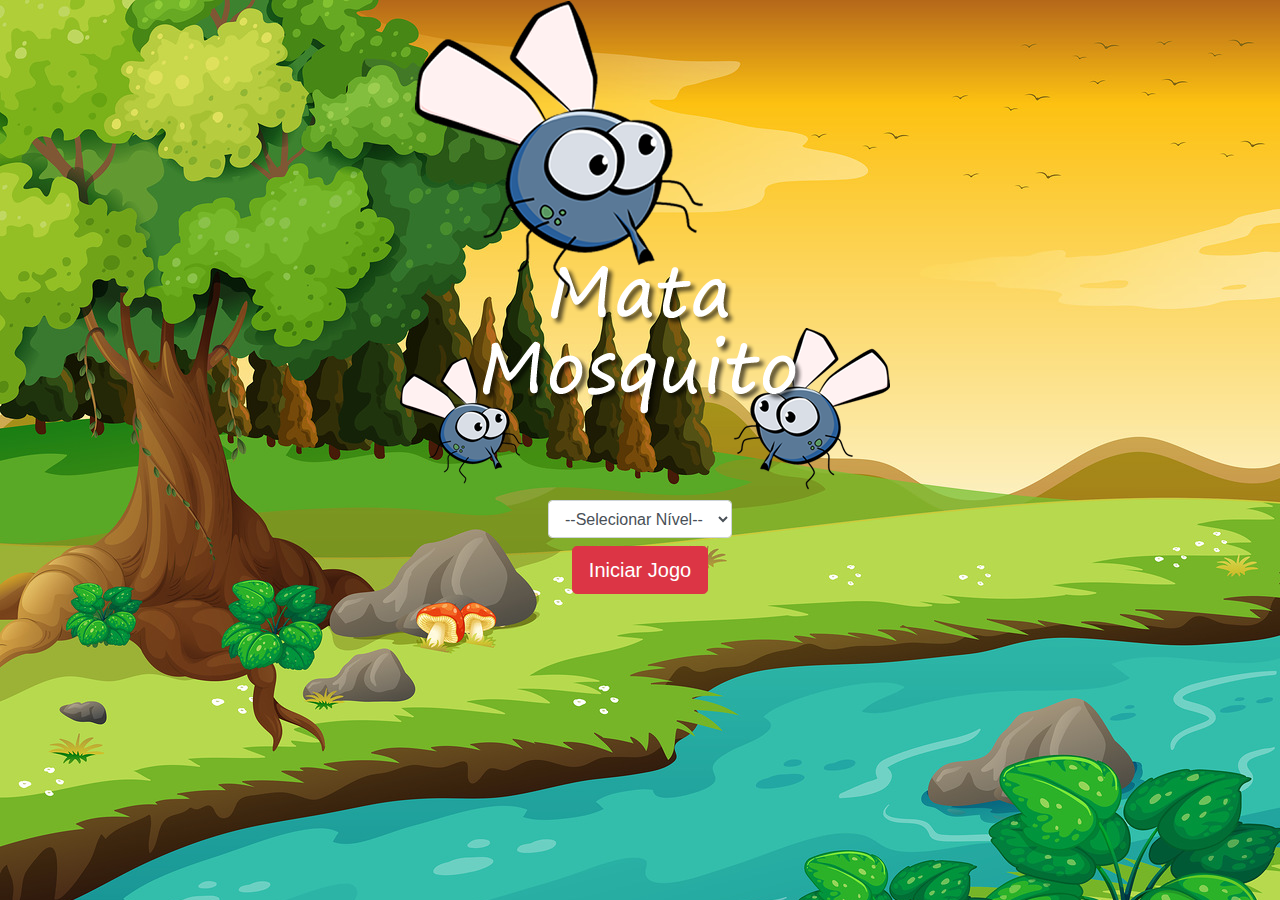
<file: index.html>
<!DOCTYPE html>
<html>
<head>
	<title>Mata-Mosquito!</title>
	<link rel="stylesheet" href="https://stackpath.bootstrapcdn.com/bootstrap/4.4.1/css/bootstrap.min.css" integrity="sha384-Vkoo8x4CGsO3+Hhxv8T/Q5PaXtkKtu6ug5TOeNV6gBiFeWPGFN9MuhOf23Q9Ifjh" crossorigin="anonymous">
	<link rel="stylesheet" type="text/css" href="css/estilo.css">

	<script type="text/javascript">
		function iniciarJogo(){
			var nivel = document.getElementById('nivel').value
			if (nivel == '') {
				alert('Por favor escolha um nível válido')
				return false
			}

			window.location.href = 'jogo.html?' + nivel
		}
	</script>

</head>
<body>
	<div class="container">

		<div class="row">
			<div class="col">
				<div class="d-flex justify-content-center">
					<img src="imagens/game.png">
				</div>
			</div>
		</div>
		<div class="row">
			<div class="col">
				<div class="d-flex justify-content-center">
					<div class="mb-2">
						<select class="form-control" id="nivel">
							<option value="">--Selecionar Nível--</option>
							<option value="normal">Normal</option>
							<option value="dificil">Difícil</option>
							<option value="chucknorris">Chuck Norris</option>
						</select>
					</div>
				</div>
			</div>
		</div>
		<div class="row">
			<div class="col">
				<div class="d-flex justify-content-center">
					<button type="button" class="btn btn-danger btn-lg" onclick="iniciarJogo()">Iniciar Jogo</button>
				</div>
			</div>
		</div>
	</div>
</body>
</html>
</file>
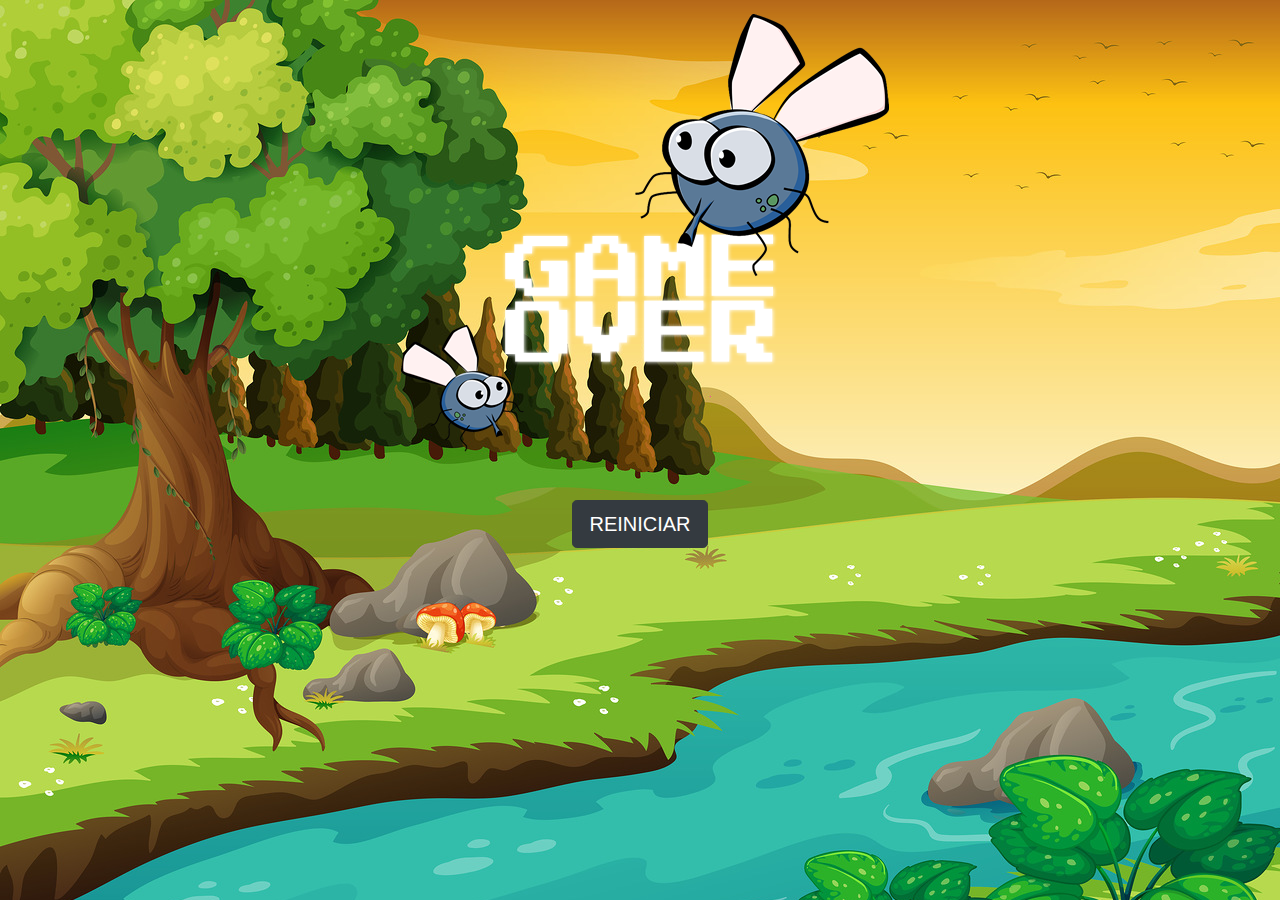
<file: fim_de_jogo.html>
<!DOCTYPE html>
<html>
<head>
	<title>GAME OVER</title>
	<meta charset="utf-8">
	<link rel="stylesheet" href="https://stackpath.bootstrapcdn.com/bootstrap/4.4.1/css/bootstrap.min.css" integrity="sha384-Vkoo8x4CGsO3+Hhxv8T/Q5PaXtkKtu6ug5TOeNV6gBiFeWPGFN9MuhOf23Q9Ifjh" crossorigin="anonymous">
	<link rel="stylesheet" type="text/css" href="css/estilo.css">

</head>
<body>
	<div class="container">
		<div class="row">
			<div class="col">
				<div class="d-flex justify-content-center">
					<img src="imagens/game_over.png">
				</div>
			</div>
		</div>
		<div class="row">
			<div class="col">
				<div class="d-flex justify-content-center">
					<button type="button" class="btn btn-dark btn-lg" onclick="window.location.href = 'index.html'">REINICIAR</button>
				</div>
			</div>
		</div>
	</div>
</body>
</html>
</file>
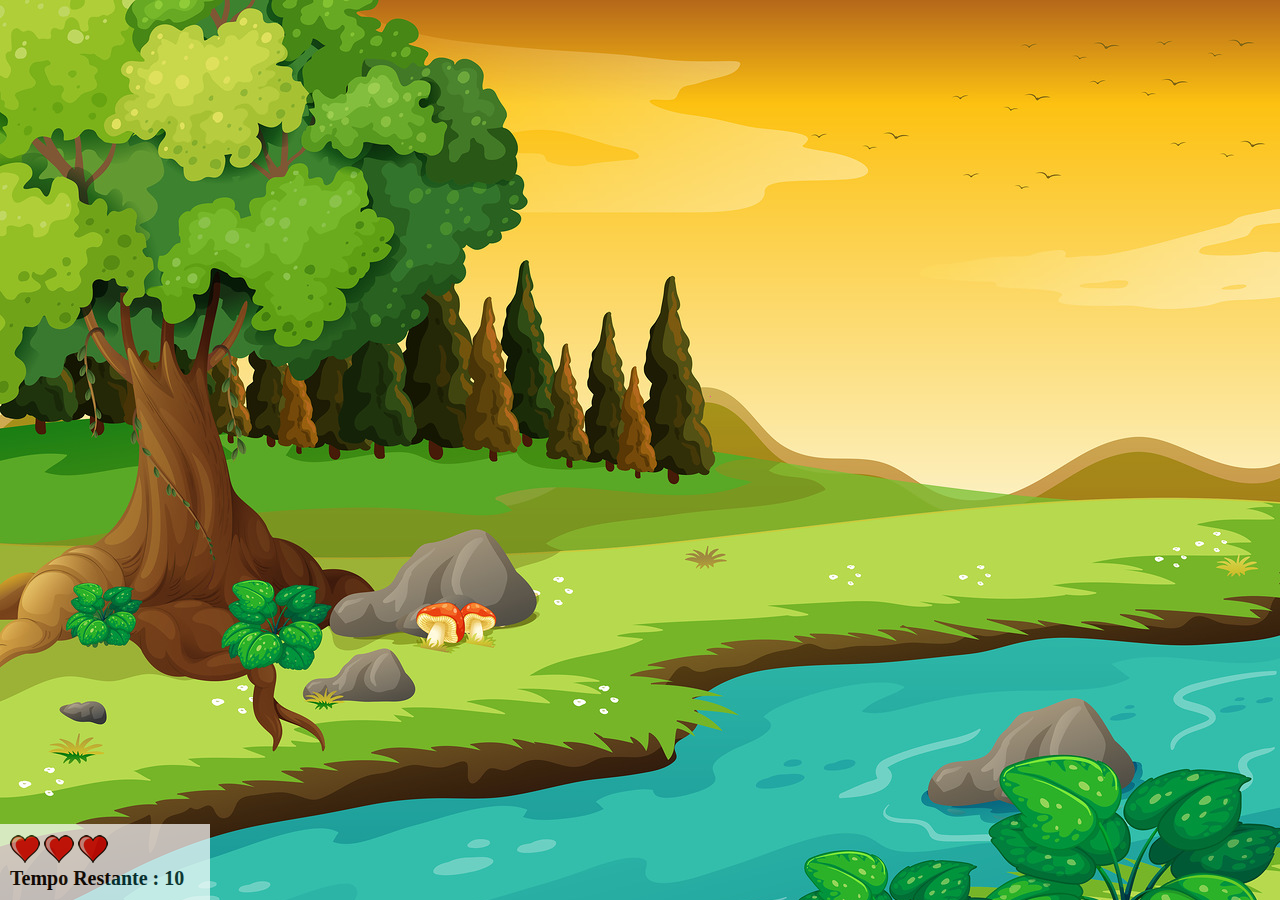
<file: jogo.html>
<!DOCTYPE html>
<html>
<head>
	<title>Mata Mosquito</title>
	<link rel="stylesheet" type="text/css" href="css/estilo.css">
	<script src="js/jogo.js"></script>
	<meta charset="utf-8">
</head>
<body onresize="ajustaTamanhoPalcoJogo()">


	<div class="painel">
		<div class="vidas">
			<img id="v1" src="imagens/coracao_cheio.png">
			<img id="v2" src="imagens/coracao_cheio.png">
			<img id="v3" src="imagens/coracao_cheio.png">
		</div>
		<div class="cronometro">
			Tempo Restante : <span id="cronometro"></span>
		</div>
	</div>


	<script type="text/javascript">

		document.getElementById('cronometro').innerHTML = tempo

		var criarMosquito = setInterval(function () {
			posicaoRandomica()}, 
			criarMosquitoTempo)
		
	</script>
</body>
</html>
</file>
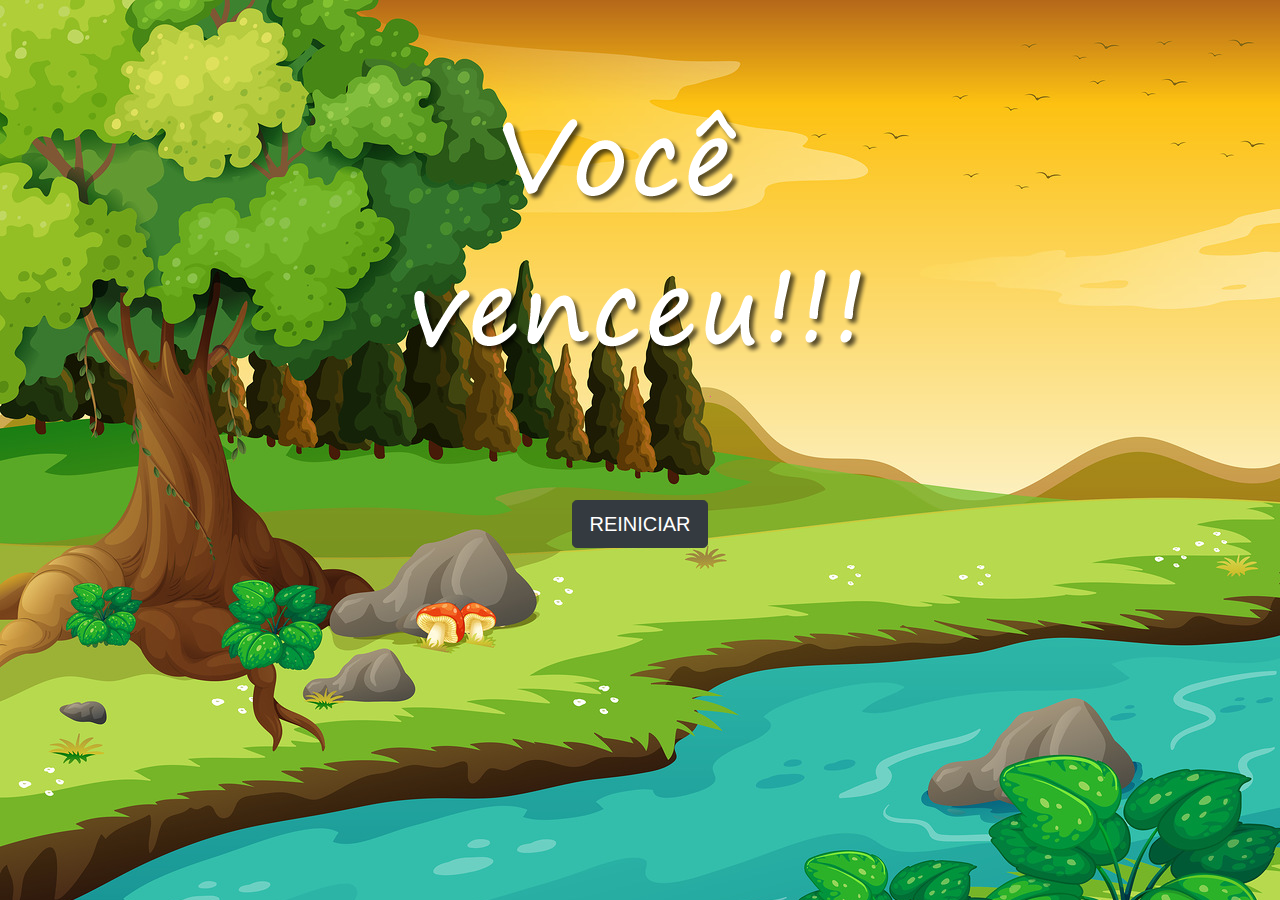
<file: vitoria.html>
<!DOCTYPE html>
<html>
<head>
	<title>VITÓRIA</title>
	<meta charset="utf-8">
	<link rel="stylesheet" href="https://stackpath.bootstrapcdn.com/bootstrap/4.4.1/css/bootstrap.min.css" integrity="sha384-Vkoo8x4CGsO3+Hhxv8T/Q5PaXtkKtu6ug5TOeNV6gBiFeWPGFN9MuhOf23Q9Ifjh" crossorigin="anonymous">
	<link rel="stylesheet" type="text/css" href="css/estilo.css">

</head>
<body>
	<div class="container">
		<div class="row">
			<div class="col">
				<div class="d-flex justify-content-center">
					<img src="imagens/vitoria.png">
				</div>
			</div>
		</div>
		<div class="row">
			<div class="col">
				<div class="d-flex justify-content-center">
					<button type="button" class="btn btn-dark btn-lg" onclick="window.location.href = 'index.html'">REINICIAR</button>
				</div>
			</div>
		</div>
	</div>
</body>
</html>
</file>
<file: css/estilo.css>
html{
	cursor: url('../imagens/mata_mosquito.png') 30 30, auto;
}
body{
	background-image: url(../imagens/bg.jpg);
	background-repeat: no-repeat; 
}
.painel{
	position: absolute;
	width: 190px;
	padding: 10px;
	bottom: 0px;
	left: 0px;
	border-top: solid 1px #fff;
	background-color: #fff;
	opacity: 0.7;
}
.vidas{
	float: left;
}
.cronometro{
	float: left;
	font-size: 20px;
	font-weight: bold;
}
.mosquito1{
	width: 50px;
	height: 50px;
}
.mosquito2{
	width: 75px;
	height: 75px;
}
.mosquito3{
	width: 100px;
	height: 100px;
}
.ladoA{
	transform: scaleX(1);
}
.ladoB{
	transform: scaleX(-1);
}
</file>
